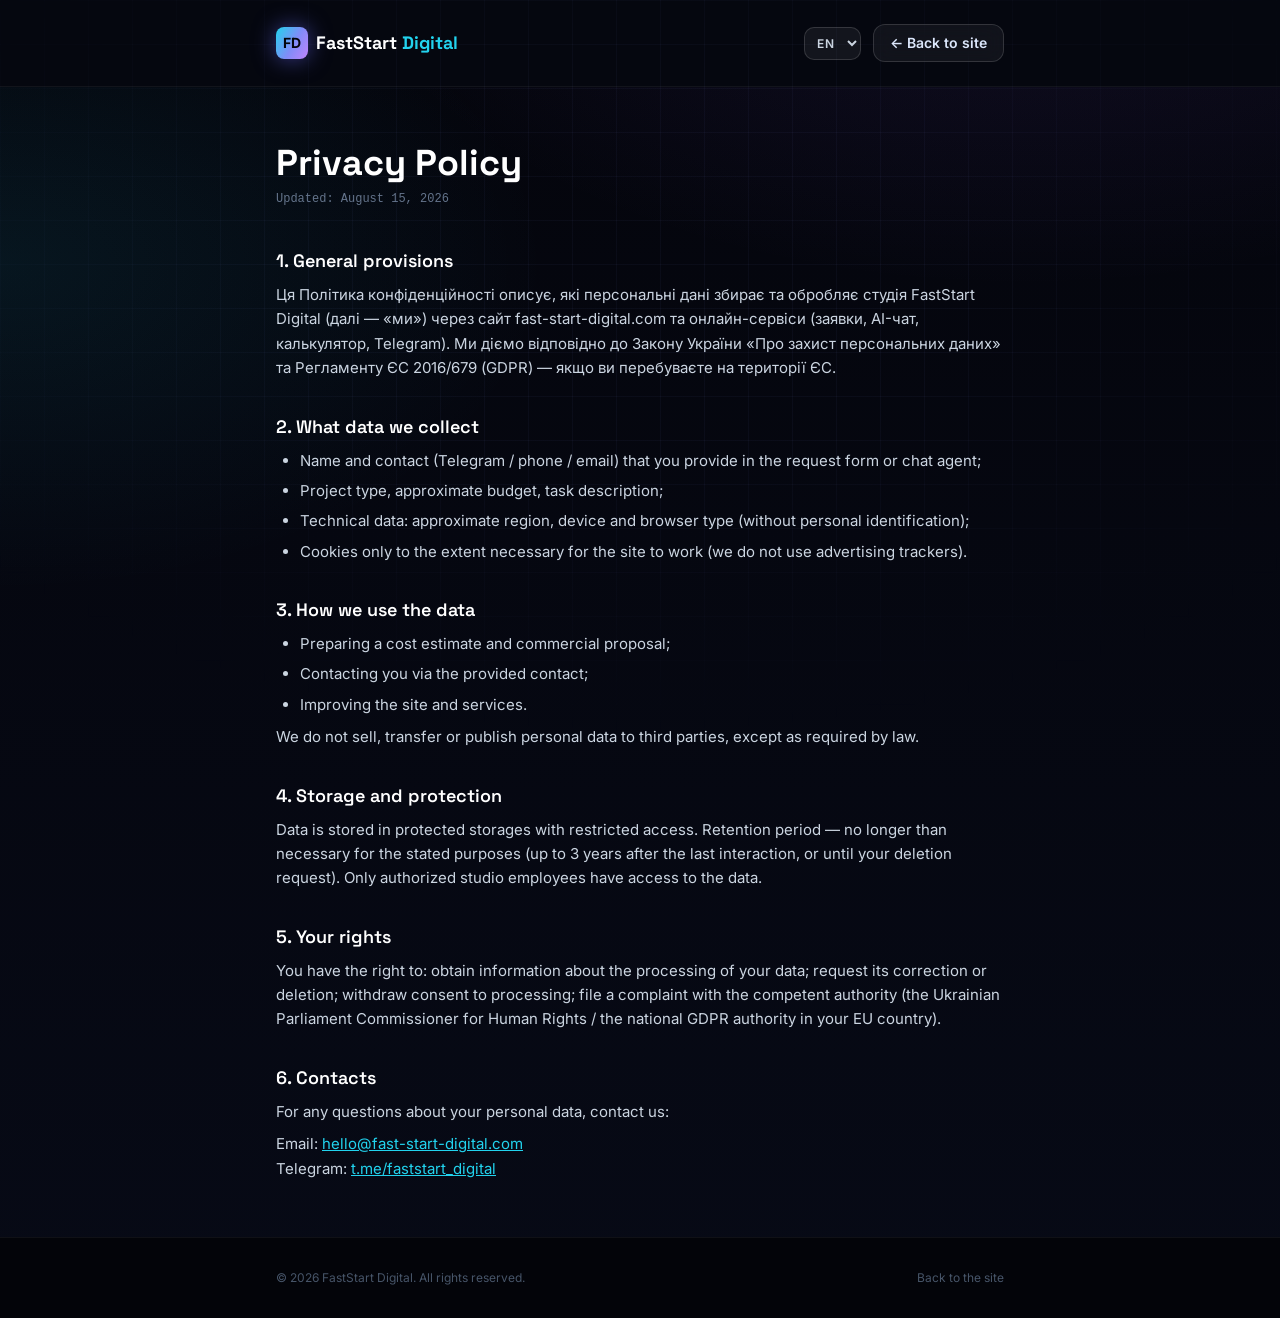
<file: privacy.html>
<!DOCTYPE html>
<html lang="uk" class="scroll-smooth">
<head>
  <meta charset="UTF-8" />
  <meta name="viewport" content="width=device-width, initial-scale=1.0" />
  <title>Політика конфіденційності — FastStart Digital</title>
  <meta name="description" content="Політика конфіденційності FastStart Digital: які дані ми збираємо, як їх обробляємо та зберігаємо. Відповідність GDPR та Закону України «Про захист персональних даних»." />
  <meta name="theme-color" content="#04050c" />
  <link rel="icon" type="image/svg+xml" href="/favicon.svg" />
  <link rel="preconnect" href="https://fonts.googleapis.com" />
  <link rel="preconnect" href="https://fonts.gstatic.com" crossorigin />
  <link href="https://fonts.googleapis.com/css2?family=Space+Grotesk:wght@400;500;600;700&family=Inter:wght@400;500;600&display=swap" rel="stylesheet" />
  <link rel="stylesheet" href="/css/tailwind.css?v=25" />
  <link rel="stylesheet" href="/css/style.css?v=36" />
  <script src="/js/i18n-a.js?v=1" defer></script>
  <script src="/js/i18n-b.js?v=1" defer></script>
  <script src="/js/i18n-c.js?v=1" defer></script>
  <script src="/js/i18n-d.js?v=8" defer></script>
  <script src="/js/i18n.js?v=3" defer></script>
</head>
<body class="bg-[#04050c] text-slate-200 antialiased">

  <header class="border-b border-white/5 bg-[#05070f]">
    <div class="max-w-3xl mx-auto px-5 py-6 flex items-center justify-between">
      <a href="/" class="flex items-center gap-2">
        <span class="logo-mark w-8 h-8 rounded-lg grid place-items-center font-bold text-[#04050c] text-sm">FD</span>
        <span class="font-display font-700 text-lg text-white">FastStart<span class="text-cyan-400"> Digital</span></span>
      </a>
      <div class="flex items-center gap-3" data-lang-host>
        <a href="/" class="cta-btn cta-ghost text-sm px-4 py-2">← На сайт</a>
      </div>
    </div>
  </header>

  <main class="max-w-3xl mx-auto px-5 py-14 leading-relaxed">
    <h1 class="font-display text-3xl sm:text-4xl font-bold text-white">Політика конфіденційності</h1>
    <p class="text-xs text-slate-500 mt-2 font-mono">Оновлено: 15 серпня 2026 року</p>

    <section class="mt-10 space-y-8 text-[15px] text-slate-300">
      <div>
        <h2 class="font-display text-lg font-semibold text-white mb-2">1. Загальні положення</h2>
        <p class="mt-1">Ця Політика конфіденційності описує, які персональні дані збирає та обробляє студія FastStart Digital (далі — «ми») через сайт fast-start-digital.com та онлайн-сервіси (заявки, AI-чат, калькулятор, Telegram). Ми діємо відповідно до Закону України «Про захист персональних даних» та Регламенту ЄС 2016/679 (GDPR) — якщо ви перебуваєте на території ЄС.</p>
      </div>

      <div>
        <h2 class="font-display text-lg font-semibold text-white mb-2">2. Які дані ми збираємо</h2>
        <ul class="mt-2 space-y-1.5 list-disc pl-6">
          <li>Ім'я, контакт (Telegram / телефон / email), які ви вказуєте у формі заявки або чат-агенті;</li>
          <li>Тип проєкту, орієнтовний бюджет, опис задачі;</li>
          <li>Технічні дані: приблизний регіон, тип пристрою та браузера (без ідентифікації особи);</li>
          <li>Файли cookie лише в обсязі, необхідному для роботи сайту (ми не використовуємо рекламні трекери).</li>
        </ul>
      </div>

      <div>
        <h2 class="font-display text-lg font-semibold text-white mb-2">3. Як ми використовуємо дані</h2>
        <ul class="mt-2 space-y-1.5 list-disc pl-6">
          <li>Підготовка розрахунку вартості та комерційної пропозиції;</li>
          <li>Зв'язок із вами за вказаним контактом;</li>
          <li>Покращення роботи сайту та сервісів.</li>
        </ul>
        <p class="mt-2">Ми не продаємо, не передаємо та не публікуємо персональні дані третім особам, за винятком випадків, передбачених законодавством.</p>
      </div>

      <div>
        <h2 class="font-display text-lg font-semibold text-white mb-2">4. Зберігання та захист</h2>
        <p class="mt-1">Дані зберігаються в захищених сховищах із обмеженим доступом. Строк зберігання — не довше, ніж це необхідно для виконання зазначених цілей (до 3 років після останньої взаємодії, або до вашого запиту на видалення). Доступ до даних мають лише уповноважені співробітники студії.</p>
      </div>

      <div>
        <h2 class="font-display text-lg font-semibold text-white mb-2">5. Ваші права</h2>
        <p class="mt-1">Ви маєте право: отримати інформацію про обробку ваших даних; вимагати їх виправлення або видалення; відкликати згоду на обробку; подати скаргу до уповноваженого органу (Уповноважений ВР України з прав людини / національний орган GDPR у вашій країні ЄС).</p>
      </div>

      <div>
        <h2 class="font-display text-lg font-semibold text-white mb-2">6. Контакти</h2>
        <p class="mt-1">З будь-яких питань щодо ваших персональних даних звертайтесь:</p>
        <p class="mt-2">Email: <a href="mailto:hello@fast-start-digital.com" class="text-cyan-400 underline">hello@fast-start-digital.com</a><br />
        Telegram: <a href="https://t.me/faststart_digital" target="_blank" rel="noopener noreferrer" class="text-cyan-400 underline">t.me/faststart_digital</a></p>
      </div>
    </section>
  </main>

  <footer class="border-t border-white/5 bg-[#030409] py-8">
    <div class="max-w-3xl mx-auto px-5 text-xs text-slate-600 flex flex-col sm:flex-row justify-between gap-2">
      <span>© 2026 FastStart Digital. Всі права захищено.</span>
      <a href="/" class="hover:text-slate-400">Повернутися на сайт</a>
    </div>
  </footer>

</body>
</html>
</file>
<file: css/style.css>
:root {
  --bg: #04050c;
  --bg-2: #070a16;
  --panel: rgba(255, 255, 255, 0.045);
  --panel-br: rgba(255, 255, 255, 0.09);
  --cyan: #22d3ee;
  --purple: #a78bfa;
  --violet: #8b5cf6;
  --text: #e6edf7;
  --muted: #8ea2bd;
  --grad: linear-gradient(120deg, #22d3ee 0%, #818cf8 55%, #c084fc 100%);
}

html { scroll-behavior: smooth; overflow-x: hidden; }
body { overflow-x: hidden; }

/* navbar logo: horizontal drag rotates (x→rotateY), tap scrolls to top */
.logo-cube {
  width: 40px;
  height: 40px;
  object-fit: contain;
  border-radius: 10px;
  background: rgba(255, 255, 255, 0.05);
  box-shadow: 0 0 0 1px rgba(255, 255, 255, 0.1);
  touch-action: pan-y;
  -webkit-user-drag: none;
  user-select: none;
  cursor: grab;
  will-change: transform;
}
.logo-cube.logo-dragging { cursor: grabbing; }

body {
  font-family: "Inter", system-ui, sans-serif;
  background:
    radial-gradient(1200px 700px at 80% -10%, rgba(139, 92, 246, 0.12), transparent 60%),
    radial-gradient(1000px 600px at 0% 20%, rgba(34, 211, 238, 0.08), transparent 55%),
    linear-gradient(var(--bg), var(--bg-2));
  background-color: var(--bg);
  min-height: 100vh;
}

/* cyber micro-grid overlay */
body::before {
  content: "";
  position: fixed;
  inset: 0;
  pointer-events: none;
  z-index: 0;
  background-image:
    linear-gradient(rgba(148, 163, 255, 0.045) 1px, transparent 1px),
    linear-gradient(90deg, rgba(148, 163, 255, 0.045) 1px, transparent 1px);
  background-size: 44px 44px;
  mask-image: radial-gradient(ellipse 90% 70% at 50% 30%, black 30%, transparent 75%);
  -webkit-mask-image: radial-gradient(ellipse 90% 70% at 50% 30%, black 30%, transparent 75%);
}

::selection { background: rgba(34, 211, 238, 0.35); color: #fff; }
::-webkit-scrollbar { width: 9px; }
::-webkit-scrollbar-track { background: #05060f; }
::-webkit-scrollbar-thumb { background: #1e293b; border-radius: 8px; }
::-webkit-scrollbar-thumb:hover { background: #2e3a55; }

.font-display { font-family: "Space Grotesk", sans-serif; }
.font-mono { font-family: "JetBrains Mono", monospace; }
.font-700 { font-weight: 700; }

/* ---------- glass ---------- */
.glass {
  background: var(--panel);
  border: 1px solid var(--panel-br);
  backdrop-filter: blur(14px);
  -webkit-backdrop-filter: blur(14px);
}
.glass-nav {
  margin-top: 10px;
  border-radius: 16px;
  background: rgba(7, 9, 20, 0.6);
  border: 1px solid rgba(255, 255, 255, 0.08);
  backdrop-filter: blur(18px);
  -webkit-backdrop-filter: blur(18px);
}
@media (max-width: 640px) {
  .glass-nav { width: calc(100vw - 20px); max-width: 100%; }
}
.header-scrolled .glass-nav {
  background: rgba(5, 7, 16, 0.85);
  box-shadow: 0 18px 50px -20px rgba(0, 0, 0, 0.8);
}

.logo-mark {
  background: var(--grad);
  box-shadow: 0 0 22px rgba(99, 102, 241, 0.55);
}

.nav-link {
  padding: 8px 14px;
  border-radius: 10px;
  color: var(--muted);
  transition: color 0.2s, background 0.2s;
}
.nav-link:hover { color: #fff; background: rgba(255, 255, 255, 0.06); }

/* ---------- buttons ---------- */
.cta-btn {
  display: inline-flex;
  align-items: center;
  justify-content: center;
  gap: 8px;
  border-radius: 12px;
  font-weight: 600;
  transition: transform 0.2s, box-shadow 0.25s, background 0.25s, border-color 0.25s;
  white-space: nowrap;
  max-width: 100%;
}
@media (max-width: 420px) {
  .cta-btn { white-space: normal; }
  .cta-btn svg { flex: none; }
}
.cta-primary {
  color: #04050c;
  background: var(--grad);
  box-shadow: 0 10px 34px -8px rgba(99, 102, 241, 0.65);
}
.cta-primary:hover { transform: translateY(-2px); box-shadow: 0 16px 44px -8px rgba(99, 102, 241, 0.85); }
.cta-ghost {
  color: #dbe6fb;
  background: rgba(255, 255, 255, 0.05);
  border: 1px solid rgba(255, 255, 255, 0.14);
  backdrop-filter: blur(10px);
}
.cta-ghost:hover { border-color: rgba(34, 211, 238, 0.6); background: rgba(34, 211, 238, 0.08); transform: translateY(-2px); }
.cta-xl { padding: 15px 28px; font-size: 15px; }

.pulse-dot { animation: pulse 2s ease-in-out infinite; }
@keyframes pulse { 0%,100% { opacity: 1; transform: scale(1);} 50% { opacity: 0.55; transform: scale(0.8);} }

/* ---------- hero ---------- */
.hero-glow {
  background: radial-gradient(closest-side, rgba(99, 102, 241, 0.5), rgba(34, 211, 238, 0.25), transparent);
  filter: blur(40px);
  pointer-events: none;
}
#hero-canvas { display: block; }

.text-gradient {
  background: var(--grad);
  -webkit-background-clip: text;
  background-clip: text;
  color: transparent;
}
.text-gradient-paint {
  background: linear-gradient(120deg, #22d3ee, #a78bfa, #f472b6);
  -webkit-background-clip: text;
  background-clip: text;
  color: transparent;
}

.rotator-wrap { display: inline-flex; align-items: baseline; }
#rotator { transition: opacity 0.25s; }
.caret {
  margin-left: 4px;
  color: var(--cyan);
  animation: blink 0.9s steps(1) infinite;
  font-weight: 400;
}
@keyframes blink { 50% { opacity: 0; } }

.stat-glass {
  padding: 14px 16px;
  border-radius: 14px;
  background: rgba(255, 255, 255, 0.04);
  border: 1px solid rgba(255, 255, 255, 0.08);
  backdrop-filter: blur(8px);
}
.stat-num {
  font-size: 28px;
  font-weight: 700;
  background: var(--grad);
  -webkit-background-clip: text;
  background-clip: text;
  color: transparent;
}
.stat-label { font-size: 12px; color: var(--muted); margin-top: 2px; }

/* ---------- marquee ---------- */
.marquee { mask-image: linear-gradient(90deg, transparent, black 12%, black 88%, transparent); }
.marquee-track { animation: marquee 32s linear infinite; width: max-content; }
@keyframes marquee { to { transform: translateX(-50%); } }

/* ---------- sections ---------- */
.eyebrow {
  font-family: "JetBrains Mono", monospace;
  font-size: 12px;
  letter-spacing: 0.28em;
  color: var(--cyan);
  text-transform: uppercase;
}

.service-card {
  border-radius: 20px;
  padding: 30px 28px;
  background: linear-gradient(180deg, rgba(255,255,255,0.05), rgba(255,255,255,0.015));
  border: 1px solid rgba(255, 255, 255, 0.08);
  transition: transform 0.3s, border-color 0.3s, box-shadow 0.3s;
  position: relative;
  overflow: hidden;
}
.service-card::before {
  content: "";
  position: absolute;
  inset: 0 0 auto 0;
  height: 2px;
  background: var(--grad);
  opacity: 0;
  transition: opacity 0.3s;
}
.service-card:hover { transform: translateY(-6px); border-color: rgba(34, 211, 238, 0.35); box-shadow: 0 30px 70px -30px rgba(34, 211, 238, 0.25); }
.service-card:hover::before { opacity: 1; }
.service-icon {
  width: 52px; height: 52px;
  display: grid; place-items: center;
  border-radius: 14px;
  color: var(--cyan);
  background: rgba(34, 211, 238, 0.1);
  border: 1px solid rgba(34, 211, 238, 0.25);
  box-shadow: inset 0 0 24px rgba(34, 211, 238, 0.12);
}

.check-li { display: flex; gap: 10px; align-items: flex-start; }
.check-li::before {
  content: "";
  flex: none;
  width: 16px; height: 16px;
  margin-top: 1px;
  border-radius: 50%;
  background: rgba(34, 211, 238, 0.15);
  border: 1px solid rgba(34, 211, 238, 0.5);
  background-image: radial-gradient(circle at center, #22d3ee 0 2.5px, transparent 3px);
  background-position: center;
  background-repeat: no-repeat;
}

/* ---------- AR cards ---------- */
.ar-card {
  border-radius: 18px;
  overflow: hidden;
  background: rgba(255, 255, 255, 0.03);
  border: 1px solid rgba(255, 255, 255, 0.09);
  transition: transform 0.3s, border-color 0.3s;
}
.ar-card:hover { transform: translateY(-5px); border-color: rgba(167, 139, 250, 0.5); }
.ar-card model-viewer {
  width: 100%;
  height: 260px;
  background:
    radial-gradient(340px 180px at 50% 40%, rgba(99, 102, 241, 0.16), transparent 70%),
    #05070f;
  --poster-color: transparent;
}
.ar-btn {
  position: absolute;
  bottom: 10px;
  left: 50%;
  transform: translateX(-50%);
  display: inline-flex;
  align-items: center;
  gap: 8px;
  padding: 10px 18px;
  border-radius: 12px;
  font-size: 13px;
  font-weight: 600;
  color: #04050c;
  background: var(--grad);
  border: none;
  cursor: pointer;
  box-shadow: 0 10px 30px -6px rgba(99,102,241,.7);
  transition: transform 0.2s;
}
.ar-btn:hover { transform: translateX(-50%) translateY(-2px); }
.ar-card .ar-info { padding: 14px 16px; }
.ar-note { font-family: "JetBrains Mono", monospace; font-size: 10px; letter-spacing: 0.08em; color: var(--muted); }
.ar-cta-btn {
  display: flex;
  align-items: center;
  justify-content: center;
  gap: 8px;
  width: calc(100% - 24px);
  margin: 0 auto 4px;
  padding: 12px 18px;
  border-radius: 12px;
  font-size: 13px;
  font-weight: 600;
  color: #dbe6fb;
  background: rgba(34, 211, 238, 0.08);
  border: 1px solid rgba(34, 211, 238, 0.35);
  cursor: pointer;
  transition: transform 0.2s, background 0.2s, border-color 0.2s;
}
.ar-cta-btn:hover {
  transform: translateY(-2px);
  background: rgba(34, 211, 238, 0.16);
  border-color: rgba(34, 211, 238, 0.65);
}
.ar-model-fallback {
  display: grid;
  place-items: center;
  text-align: center;
  width: 100%;
  height: 260px;
  padding: 20px;
  background:
    radial-gradient(340px 180px at 50% 40%, rgba(99, 102, 241, 0.16), transparent 70%),
    #05070f;
}
#ar-hint {
  display: flex;
  justify-content: center;
}
#ar-hint .ar-hint-box {
  display: flex;
  align-items: center;
  justify-content: center;
  flex-wrap: wrap;
  text-align: center;
  max-width: 100%;
  min-width: 0;
  gap: 10px;
  padding: 12px 20px;
  border-radius: 14px;
  font-size: 13px;
  color: #eef4ff;
  background: rgba(139, 92, 246, 0.12);
  border: 1px solid rgba(139, 92, 246, 0.4);
}
@media (max-width: 420px) {
  #ar-hint .ar-hint-box { gap: 6px; padding: 10px 12px; font-size: 12px; }
}

.step-chip {
  display: flex; align-items: center; gap: 12px;
  min-width: 0;
  padding: 14px 18px;
  border-radius: 14px;
  background: rgba(255,255,255,0.04);
  border: 1px solid rgba(255,255,255,0.08);
  font-weight: 500;
  color: #cfe1f8;
}
.step-chip > *:not(.step-num) { min-width: 0; overflow-wrap: break-word; }
.step-num {
  width: 26px; height: 26px;
  flex: none;
  display: grid; place-items: center;
  border-radius: 9px;
  font-family: "JetBrains Mono", monospace;
  font-size: 12px;
  color: var(--cyan);
  background: rgba(34, 211, 238, 0.12);
  border: 1px solid rgba(34, 211, 238, 0.4);
}

/* ---------- tools ---------- */
.tool-panel {
  border-radius: 20px;
  background: rgba(255, 255, 255, 0.035);
  border: 1px solid rgba(255, 255, 255, 0.09);
  overflow: hidden;
}
.status-badge {
  display: inline-flex; align-items: center; gap: 7px;
  font-family: "JetBrains Mono", monospace;
  font-size: 11px;
  color: #6ee7b7;
  padding: 5px 11px;
  border-radius: 999px;
  background: rgba(16, 185, 129, 0.1);
  border: 1px solid rgba(16, 185, 129, 0.3);
}
.tool-card {
  padding: 22px 24px;
  border-radius: 20px;
  background: rgba(255,255,255,0.035);
  border: 1px solid rgba(255, 255, 255, 0.09);
  transition: border-color 0.3s;
}

/* ---------- live bot terminal ---------- */
.bot-term {
  height: 420px;
  overflow-y: auto;
  background: #02050a;
  padding: 16px 18px;
  font-family: "JetBrains Mono", monospace;
  font-size: 12.5px;
  line-height: 1.65;
  scrollbar-width: thin;
  scrollbar-color: rgba(52, 211, 153, 0.35) transparent;
}
.bot-term::-webkit-scrollbar { width: 8px; }
.bot-term::-webkit-scrollbar-thumb { background: rgba(52, 211, 153, 0.3); border-radius: 4px; }
#bot-term.bot-online::after {
  content: "▊";
  color: #34d399;
  animation: bot-blink 1s steps(1) infinite;
  margin-left: 2px;
}
@keyframes bot-blink { 50% { opacity: 0; } }
.bot-term-line { white-space: pre-wrap; word-break: break-word; color: #a7f3d0; }
.bot-term-dim { color: #475569; }
.bot-term .t-ok   { color: #34d399; }
.bot-term .t-warn { color: #fbbf24; }
.bot-term .t-err  { color: #f87171; }
.bot-term .t-cyan { color: #22d3ee; }
.bot-term .t-bold { color: #e2e8f0; font-weight: 600; }
.tool-card:hover { border-color: rgba(34, 211, 238, 0.3); }
.tool-card-head { display: flex; align-items: center; justify-content: space-between; }
.tool-tag {
  font-size: 10px; font-family: "JetBrains Mono", monospace;
  letter-spacing: 0.1em; text-transform: uppercase;
  color: #c4b5fd;
  padding: 4px 9px;
  border-radius: 999px;
  background: rgba(167, 139, 250, 0.12);
  border: 1px solid rgba(167, 139, 250, 0.35);
}

.field-label { display: block; font-size: 12px; color: var(--muted); margin-bottom: 7px; letter-spacing: 0.04em; }
.range {
  width: 100%;
  max-width: 100%;
  appearance: none;
  -webkit-appearance: none;
  height: 6px;
  border-radius: 999px;
  background: linear-gradient(90deg, rgba(34,211,238,0.5), rgba(139,92,246,0.5));
  outline: none;
}
.range::-webkit-slider-thumb {
  appearance: none; -webkit-appearance: none;
  width: 18px; height: 18px;
  border-radius: 50%;
  background: #fff;
  border: 3px solid var(--cyan);
  box-shadow: 0 0 16px rgba(34, 211, 238, 0.8);
  cursor: pointer;
}
.seg-control { display: flex; gap: 8px; flex-wrap: wrap; }
.seg-control button {
  padding: 8px 16px;
  border-radius: 10px;
  font-family: "JetBrains Mono", monospace;
  font-size: 13px;
  color: var(--muted);
  background: rgba(255,255,255,0.045);
  border: 1px solid rgba(255,255,255,0.1);
  cursor: pointer;
  transition: all 0.2s;
}
.seg-control button:hover { color: #fff; }
.seg-control button.active {
  color: #04050c;
  background: var(--grad);
  border-color: transparent;
  font-weight: 700;
}
.metric {
  padding: 12px 8px;
  border-radius: 12px;
  background: rgba(255,255,255,0.04);
  border: 1px solid rgba(255,255,255,0.08);
}
.metric-k { font-family: "JetBrains Mono", monospace; font-size: 16px; font-weight: 600; color: #fff; }
.metric-v { font-size: 10.5px; color: var(--muted); margin-top: 3px; }
.status-pill {
  display: inline-flex; align-items: center; gap: 8px;
  font-family: "JetBrains Mono", monospace;
  font-size: 12px;
  padding: 8px 14px;
  border-radius: 999px;
}
.status-ok { color: #6ee7b7; background: rgba(16,185,129,0.1); border: 1px solid rgba(16,185,129,0.35); }
.status-fail { color: #fda4af; background: rgba(244,63,94,0.1); border: 1px solid rgba(244,63,94,0.35); }
.status-wait { color: #fbbf24; background: rgba(245,158,11,0.1); border: 1px solid rgba(245,158,11,0.35); }

/* ---------- process ---------- */
.step-card {
  border-radius: 18px;
  padding: 24px 22px;
  background: rgba(255,255,255,0.03);
  border: 1px solid rgba(255,255,255,0.08);
  transition: border-color 0.3s, transform 0.3s;
}
.step-card:hover { border-color: rgba(34, 211, 238, 0.4); transform: translateY(-4px); }
.step-big-num {
  font-family: "Space Grotesk", sans-serif;
  font-size: 40px; font-weight: 700;
  background: var(--grad);
  -webkit-background-clip: text; background-clip: text; color: transparent;
  opacity: 0.85;
}

/* ---------- pricing ---------- */
.price-card {
  position: relative;
  border-radius: 22px;
  padding: 30px 28px;
  background: rgba(255,255,255,0.03);
  border: 1px solid rgba(255,255,255,0.09);
  transition: transform 0.3s, border-color 0.3s;
}
.price-card:hover { transform: translateY(-5px); }
.price-hot {
  border-color: rgba(99, 102, 241, 0.55);
  background: linear-gradient(180deg, rgba(99,102,241,0.12), rgba(255,255,255,0.02));
  box-shadow: 0 30px 80px -30px rgba(99, 102, 241, 0.45);
}
.hot-ribbon {
  position: absolute;
  top: -12px; left: 24px;
  padding: 5px 14px;
  border-radius: 999px;
  font-size: 11px; font-weight: 700; letter-spacing: 0.14em;
  color: #04050c;
  background: var(--grad);
}
.price-name { font-family: "JetBrains Mono", monospace; font-size: 12px; letter-spacing: 0.2em; color: var(--cyan); text-transform: uppercase; }
.price-value { font-family: "Space Grotesk", sans-serif; font-size: 34px; font-weight: 700; color: #fff; margin-top: 10px; }

/* ---------- reviews ---------- */
.review-card {
  border-radius: 20px;
  padding: 26px 26px;
  background: rgba(255,255,255,0.03);
  border: 1px solid rgba(255,255,255,0.08);
  transition: border-color 0.3s;
}
.review-card:hover { border-color: rgba(167,139,250,0.4); }
.stars { color: #fbbf24; letter-spacing: 3px; font-size: 15px; }
.avatar {
  width: 40px; height: 40px;
  flex: none;
  display: grid; place-items: center;
  border-radius: 12px;
  font-size: 13px; font-weight: 700; color: #04050c;
  background: var(--grad);
}

/* ---------- lead form ---------- */
.glass-card {
  padding: 32px;
  border-radius: 24px;
  background: rgba(255,255,255,0.05);
  border: 1px solid rgba(255,255,255,0.12);
  backdrop-filter: blur(18px);
  box-shadow: 0 50px 120px -40px rgba(0,0,0,0.7);
}
.field {
  width: 100%;
  max-width: 100%;
  box-sizing: border-box;
  min-width: 0;
  padding: 12px 15px;
  border-radius: 12px;
  font-size: 14px;
  color: #eef4ff;
  background: rgba(2, 4, 12, 0.55);
  border: 1px solid rgba(255,255,255,0.12);
  outline: none;
  transition: border-color 0.2s, box-shadow 0.2s;
}
.field:focus {
  border-color: rgba(34, 211, 238, 0.7);
  box-shadow: 0 0 0 4px rgba(34, 211, 238, 0.12);
}
.field::placeholder { color: #5b6b84; }
select.field option { background: #0a0d1c; color: #eef4ff; }
.hp-wrap {
  position: absolute;
  left: -9999px;
  top: -9999px;
  width: 1px;
  height: 1px;
  overflow: hidden;
}
.hp-label { display: none; }
.channel-pills { display: flex; flex-wrap: wrap; gap: 8px; }
.channel-pill {
  position: relative;
  cursor: pointer;
}
.channel-pill input {
  position: absolute;
  inset: 0;
  opacity: 0;
  cursor: pointer;
}
.channel-pill span {
  display: inline-flex;
  align-items: center;
  gap: 6px;
  padding: 8px 13px;
  border-radius: 999px;
  font-size: 13px;
  color: var(--muted);
  background: rgba(2, 4, 12, 0.55);
  border: 1px solid rgba(255,255,255,0.12);
  transition: all 0.2s;
  user-select: none;
}
.channel-pill input:checked + span {
  color: #22d3ee;
  border-color: rgba(34, 211, 238, 0.6);
  background: rgba(34, 211, 238, 0.1);
  box-shadow: 0 0 0 3px rgba(34, 211, 238, 0.12);
}
.channel-pill:hover span { border-color: rgba(255,255,255,0.3); }
.contact-line { display: flex; align-items: center; gap: 12px; color: var(--muted); }
.success-box {
  display: flex; align-items: center; gap: 10px;
  margin-top: 16px;
  padding: 14px 16px;
  border-radius: 12px;
  color: #6ee7b7;
  background: rgba(16,185,129,0.1);
  border: 1px solid rgba(16,185,129,0.35);
  font-size: 14px;
}
.error-box {
  margin-top: 14px;
  padding: 12px 16px;
  border-radius: 12px;
  color: #fda4af;
  background: rgba(244,63,94,0.1);
  border: 1px solid rgba(244,63,94,0.35);
  font-size: 14px;
  line-height: 1.5;
}

.social-chip {
  padding: 9px 16px;
  border-radius: 12px;
  font-size: 13px;
  color: var(--muted);
  background: rgba(255,255,255,0.04);
  border: 1px solid rgba(255,255,255,0.09);
  transition: all 0.2s;
}
.social-chip:hover { color: #fff; border-color: rgba(34,211,238,0.5); }

/* ---------- reveal ---------- */
.reveal { opacity: 0; transform: translateY(26px); transition: opacity 0.7s ease, transform 0.7s ease; }
.reveal.d1 { transition-delay: 0.08s; }
.reveal.d2 { transition-delay: 0.16s; }
.reveal.d3 { transition-delay: 0.24s; }
.reveal.d4 { transition-delay: 0.32s; }
.reveal.in-view { opacity: 1; transform: none; }

/* ---------- chat widget ---------- */
#chat-root { position: fixed; z-index: 90; right: 22px; bottom: 22px; }
.chat-fab {
  width: 62px; height: 62px;
  border-radius: 20px;
  border: none;
  cursor: pointer;
  color: #04050c;
  background: var(--grad);
  box-shadow: 0 16px 44px -8px rgba(99,102,241,0.75);
  display: grid; place-items: center;
  transition: transform 0.2s;
}
.chat-fab:hover { transform: scale(1.06); }
.chat-fab svg { width: 28px; height: 28px; }
.chat-fab .chat-badge {
  position: absolute; top: -4px; right: -4px;
  min-width: 22px; height: 22px;
  padding: 0 5px;
  border-radius: 999px;
  display: grid; place-items: center;
  font-size: 12px; font-weight: 700; color: #fff;
  background: #f43f5e;
  border: 2px solid #04050c;
}
.chat-panel.hidden { display: none; }
.chat-panel {
  position: fixed;
  right: 22px; bottom: 96px;
  width: min(380px, calc(100vw - 44px));
  height: min(560px, calc(100vh - 130px));
  border-radius: 22px;
  overflow: hidden;
  display: flex;
  flex-direction: column;
  background: rgba(6, 9, 20, 0.92);
  border: 1px solid rgba(255,255,255,0.14);
  backdrop-filter: blur(22px);
  box-shadow: 0 40px 100px -20px rgba(0,0,0,0.85);
  transform-origin: bottom right;
  animation: chatIn 0.28s cubic-bezier(0.2, 0.9, 0.3, 1.2);
}
@keyframes chatIn { from { opacity: 0; transform: translateY(30px) scale(0.94); } }
.chat-head {
  display: flex; align-items: center; gap: 12px;
  padding: 14px 16px;
  background: linear-gradient(120deg, rgba(34,211,238,0.14), rgba(139,92,246,0.16));
  border-bottom: 1px solid rgba(255,255,255,0.08);
}
.chat-avatar {
  width: 40px; height: 40px; flex: none;
  border-radius: 12px;
  display: grid; place-items: center;
  color: #04050c; font-weight: 700; font-size: 15px;
  background: var(--grad);
}
.chat-online { font-size: 11px; color: #6ee7b7; font-family: "JetBrains Mono", monospace; }
.chat-close {
  margin-left: auto;
  padding: 7px;
  border-radius: 9px;
  background: rgba(255,255,255,0.07);
  border: 1px solid rgba(255,255,255,0.1);
  color: var(--muted);
  cursor: pointer;
}
.chat-close:hover { color: #fff; }
.chat-body {
  flex: 1;
  overflow-y: auto;
  padding: 16px;
  display: flex;
  flex-direction: column;
  gap: 12px;
  scrollbar-width: thin;
}
.msg {
  max-width: 84%;
  padding: 10px 14px;
  border-radius: 14px;
  font-size: 13.5px;
  line-height: 1.5;
  animation: msgIn 0.25s ease;
}
@keyframes msgIn { from { opacity: 0; transform: translateY(8px); } }
.msg-bot {
  align-self: flex-start;
  background: rgba(255,255,255,0.06);
  border: 1px solid rgba(255,255,255,0.09);
  border-bottom-left-radius: 5px;
  color: #dbe6fb;
}
.msg-user {
  align-self: flex-end;
  background: linear-gradient(120deg, rgba(34,211,238,0.25), rgba(139,92,246,0.25));
  border: 1px solid rgba(139,92,246,0.35);
  border-bottom-right-radius: 5px;
  color: #f2f7ff;
}
.msg-typing { display: flex; gap: 5px; padding: 12px 16px; }
.msg-typing span {
  width: 7px; height: 7px;
  border-radius: 50%;
  background: var(--cyan);
  animation: typing 1.2s infinite;
}
.msg-typing span:nth-child(2) { animation-delay: 0.18s; }
.msg-typing span:nth-child(3) { animation-delay: 0.36s; }
@keyframes typing { 0%,100% { opacity: 0.25; transform: translateY(0);} 50% { opacity: 1; transform: translateY(-4px);} }
.chat-chips { display: flex; flex-wrap: wrap; gap: 7px; padding: 0 16px 4px; }
.chat-chip {
  padding: 7px 12px;
  border-radius: 999px;
  font-size: 12px;
  color: var(--cyan);
  background: rgba(34,211,238,0.09);
  border: 1px solid rgba(34,211,238,0.35);
  cursor: pointer;
  transition: all 0.2s;
}
.chat-chip:hover { background: rgba(34,211,238,0.18); }
.chat-input {
  display: flex; gap: 9px;
  padding: 12px;
  border-top: 1px solid rgba(255,255,255,0.08);
}
.chat-input input {
  flex: 1;
  padding: 11px 14px;
  border-radius: 12px;
  font-size: 13.5px;
  color: #eef4ff;
  background: rgba(255,255,255,0.05);
  border: 1px solid rgba(255,255,255,0.12);
  outline: none;
}
.chat-input input:focus { border-color: rgba(34,211,238,0.6); }
.chat-send {
  padding: 0 16px;
  border-radius: 12px;
  border: none;
  cursor: pointer;
  color: #04050c;
  background: var(--grad);
  font-weight: 700;
}
.chat-note {
  padding: 7px 16px;
  font-size: 10.5px;
  color: #55647c;
  text-align: center;
  font-family: "JetBrains Mono", monospace;
}

@media (max-width: 640px) {
  .cta-xl { padding: 13px 20px; font-size: 14px; }
  .chat-panel { right: 12px; bottom: 88px; width: calc(100vw - 24px); height: calc(100vh - 120px); }
  #chat-root { right: 14px; bottom: 14px; }
  .glass-nav { margin-top: 6px; }
  nav { height: 60px; }
  .logo-mark { width: 34px; height: 34px; }
  header .font-display.text-lg { font-size: 15px; }
  .hero-min-h { min-height: 92vh; }
  header .cta-btn.text-sm { padding: 9px 12px; font-size: 12.5px; }
  .section-head h2 { word-break: break-word; }
  .metric-k { font-size: 14px; }
  .field { font-size: 15px; }
  #quote-svg { min-height: 150px; }
  .price-card { padding: 20px; }
  .step-chip { padding: 12px 14px; gap: 10px; }
  .ar-card model-viewer, .ar-model-holder model-viewer { height: 220px; }
  .ar-model-fallback { height: 220px; }
  .chat-avatar { width: 36px; height: 36px; }
}

@media (max-width: 420px) {
  header .font-display.text-lg { font-size: 13.5px; }
  header .cta-primary.text-sm { padding: 9px 10px; }
  .hero-pad { padding-top: 96px; }
  .ar-hint-box { font-size: 12px; padding: 10px 14px; }
}

@media (max-width: 470px) {
  .marquee-track { gap: 24px; }
}

@media (min-width: 641px) {
  .chat-fab { display: grid; }
}

.case-card {
  background: rgba(255,255,255,0.03);
  border: 1px solid rgba(255,255,255,0.08);
  border-radius: 20px;
  padding: 26px;
  transition: transform 0.3s, border-color 0.3s, background 0.3s;
}
.case-card:hover {
  transform: translateY(-6px);
  border-color: rgba(34,211,238,0.4);
  background: rgba(34,211,238,0.04);
}
.case-tag {
  font-family: "JetBrains Mono", monospace;
  font-size: 10.5px;
  letter-spacing: 0.14em;
  color: var(--cyan);
  background: rgba(34,211,238,0.09);
  border: 1px solid rgba(34,211,238,0.25);
  padding: 5px 10px;
  border-radius: 999px;
}
.case-year {
  font-family: "JetBrains Mono", monospace;
  font-size: 12px;
  color: #55647c;
}
.case-row {
  display: grid;
  grid-template-columns: 64px 1fr;
  gap: 10px;
}
.case-row-label {
  font-family: "JetBrains Mono", monospace;
  font-size: 11px;
  color: #7b8ba5;
  padding-top: 2px;
}
.case-stats {
  display: grid;
  grid-template-columns: 1fr 1fr;
  gap: 16px;
  margin-top: 20px;
  padding-top: 18px;
  border-top: 1px solid rgba(255,255,255,0.07);
}
.case-stat .text-gradient { font-size: 1.6rem; line-height: 1.1; }

@media (max-width: 640px) {
  .case-card { padding: 20px; }
  .case-row { grid-template-columns: 56px 1fr; }
}
/* ==== AI Universe ==== */
.uni-canvas-box canvas {
  width: 100%;
  height: auto;
  display: block;
  background: #05070f;
  border: 1px solid rgba(255,255,255,0.06);
  border-radius: 12px;
}
.uni-chart {
  width: 100%;
  height: 56px;
  display: block;
  background: #05070f;
  border: 1px solid rgba(255,255,255,0.06);
  border-radius: 8px;
}
.uni-select {
  background: #0a0f1c;
  border: 1px solid rgba(255,255,255,0.12);
  color: #cbd5e1;
  font-size: 12px;
  font-family: "JetBrains Mono", monospace;
  padding: 3px 6px;
  border-radius: 8px;
}
.uni-skill {
  display: flex;
  gap: 8px;
  align-items: center;
  font-size: 13px;
  color: #94a3b8;
  padding: 7px 10px;
  border: 1px solid rgba(255,255,255,0.06);
  border-radius: 8px;
  background: rgba(0,0,0,0.25);
}
.uni-skill-ok { color: #34d399; font-weight: 600; }
.uni-skill-in { animation: uniSkillIn 0.45s ease; }
@keyframes uniSkillIn {
  from { opacity: 0; transform: translateX(-8px); }
  to { opacity: 1; transform: none; }
}
.uni-flash { animation: uniFlash 0.9s ease; }
@keyframes uniFlash {
  0% { color: #67e8f9; text-shadow: 0 0 12px rgba(34,211,238,0.7); }
  100% { color: inherit; text-shadow: none; }
}

/* language switcher */
.lang-switch {
  background: rgba(255, 255, 255, 0.06);
  border: 1px solid rgba(255, 255, 255, 0.14);
  color: #cbd5e1;
  border-radius: 10px;
  font-size: 12px;
  font-weight: 600;
  letter-spacing: 0.06em;
  padding: 7px 8px;
  cursor: pointer;
  outline: none;
  transition: border-color 0.2s, background 0.2s;
}
.lang-switch:hover { border-color: rgba(34, 211, 238, 0.5); background: rgba(255, 255, 255, 0.09); }
.lang-switch option { background: #0b1020; color: #e2e8f0; }

/* admin auth chip */
.fsd-auth { display: inline-flex; align-items: center; gap: 8px; }
.fsd-av {
  width: 26px; height: 26px; border-radius: 50%; object-fit: cover;
  display: inline-flex; align-items: center; justify-content: center;
  background: linear-gradient(135deg, rgba(34,211,238,0.25), rgba(99,102,241,0.25));
  color: #e2e8f0; font-size: 12px; font-weight: 700; border: 1px solid rgba(34,211,238,0.4);
  flex: none;
}
.fsd-auth-name {
  max-width: 120px; overflow: hidden; text-overflow: ellipsis; white-space: nowrap;
  font-size: 12px; font-weight: 600; color: #cbd5e1;
}
.fsd-auth-btn {
  background: rgba(255, 255, 255, 0.06);
  border: 1px solid rgba(255, 255, 255, 0.14);
  color: #cbd5e1;
  border-radius: 10px;
  font-size: 12px;
  font-weight: 600;
  padding: 7px 10px;
  cursor: pointer;
  transition: border-color 0.2s, background 0.2s, color 0.2s;
  font-family: inherit;
}
.fsd-auth-btn:hover { border-color: rgba(34, 211, 238, 0.5); background: rgba(255, 255, 255, 0.09); color: #e2e8f0; }
a.fsd-auth-btn { text-decoration: none; display: inline-block; }
a.fsd-login { border-color: rgba(34, 211, 238, 0.45); color: #67e8f9; }
.fsd-auth-note {
  display: inline-flex; align-items: center; gap: 6px;
  font-size: 12px; font-weight: 600; color: #fda4af;
  background: rgba(251, 113, 133, 0.08); border: 1px solid rgba(251, 113, 133, 0.3);
  padding: 6px 10px; border-radius: 10px;
}
.fsd-auth-note-ok { color: #6ee7b7; background: rgba(52, 211, 153, 0.08); border-color: rgba(52, 211, 153, 0.3); }

/* account dropdown */
.fsd-acc {
  display: inline-flex; align-items: center; gap: 8px;
  background: rgba(255, 255, 255, 0.06);
  border: 1px solid rgba(255, 255, 255, 0.14);
  color: #cbd5e1; border-radius: 12px;
  padding: 4px 10px 4px 4px; cursor: pointer;
  font-family: inherit; font-size: 12px; font-weight: 600;
  transition: border-color 0.2s, background 0.2s;
}
.fsd-acc:hover { border-color: rgba(34, 211, 238, 0.5); background: rgba(255, 255, 255, 0.09); }
.fsd-caret { color: #94a3b8; transition: transform 0.2s; }
.fsd-acc[aria-expanded="true"] .fsd-caret { transform: rotate(180deg); }
.fsd-menu {
  position: absolute; right: 0; top: calc(100% + 8px);
  min-width: 200px; z-index: 400;
  background: #0b1020; border: 1px solid rgba(255, 255, 255, 0.12);
  border-radius: 14px; padding: 6px;
  box-shadow: 0 18px 44px rgba(0, 0, 0, 0.55);
  animation: fsdMenuIn 0.16s ease;
}
@keyframes fsdMenuIn { from { opacity: 0; transform: translateY(-4px); } to { opacity: 1; transform: none; } }
.fsd-discount {
  display: flex; align-items: center; gap: 8px;
  background: rgba(251, 191, 36, 0.08);
  border: 1px solid rgba(251, 191, 36, 0.3);
  border-radius: 10px;
  padding: 9px 12px;
  margin: 2px 0 6px;
}
.fsd-discount-text {
  font-size: 12px; font-weight: 600; color: #fbbf24;
  line-height: 1.35;
}
.fsd-discount-note {
  font-size: 11.5px; font-weight: 500; color: #94a3b8;
  line-height: 1.4;
  padding: 2px 12px 8px;
  border-bottom: 1px solid rgba(255, 255, 255, 0.08);
  margin-bottom: 6px;
}
.fsd-discount .coupon-badge { margin-left: 0; animation: none; }
.fsd-item {
  display: flex; align-items: center; justify-content: space-between; gap: 10px;
  width: 100%; text-align: left;
  background: none; border: none; border-radius: 9px;
  color: #cbd5e1; font-size: 13px; font-weight: 600;
  padding: 10px 12px; cursor: pointer; font-family: inherit;
  transition: background 0.15s, color 0.15s;
}
.fsd-item:hover { background: rgba(34, 211, 238, 0.1); color: #67e8f9; }
.fsd-badge {
  min-width: 20px; height: 20px; padding: 0 6px;
  display: inline-flex; align-items: center; justify-content: center;
  background: linear-gradient(135deg, #22d3ee, #6366f1);
  color: #04050c; font-size: 11px; font-weight: 800;
  border-radius: 999px; flex: none;
}

/* project status */
.fsd-status {
  display: inline-block; padding: 3px 9px; border-radius: 999px;
  font-size: 11px; font-weight: 700; white-space: nowrap;
}
.fsd-status.s-нова { background: rgba(251, 191, 36, 0.12); color: #fbbf24; border: 1px solid rgba(251, 191, 36, 0.3); }
.fsd-status.s-в\ розробці,
.fsd-status.s-в_розробці { background: rgba(34, 211, 238, 0.12); color: #67e8f9; border: 1px solid rgba(34, 211, 238, 0.35); }
.fsd-status.s-завершено { background: rgba(52, 211, 153, 0.12); color: #34d399; border: 1px solid rgba(52, 211, 153, 0.35); }
.fsd-status-sel {
  background: rgba(255, 255, 255, 0.06);
  border: 1px solid rgba(255, 255, 255, 0.14);
  color: #cbd5e1; border-radius: 8px;
  font-size: 11.5px; font-weight: 600;
  padding: 4px 8px; cursor: pointer;
}
.fsd-status-sel option { background: #0b1020; color: #e2e8f0; }

/* coupon 5% badge (auto-applied to first project) */
.coupon-badge {
  display: inline-flex;
  align-items: center;
  justify-content: center;
  min-width: 28px;
  height: 22px;
  padding: 0 5px;
  border-radius: 999px;
  font-size: 11px;
  font-weight: 800;
  font-family: "Space Grotesk", sans-serif;
  color: #04050c;
  background: linear-gradient(135deg, #fbbf24, #f59e0b);
  margin-left: 4px;
  vertical-align: middle;
  animation: couponBadgeGlow 2s ease-in-out infinite;
  box-shadow: 0 0 8px rgba(251,191,36,0.5);
}
@keyframes couponBadgeGlow {
  0%, 100% { box-shadow: 0 0 6px rgba(251,191,36,0.45); }
  50% { box-shadow: 0 0 16px rgba(251,191,36,0.95); }
}

/* auth page */
.auth-wrap { max-width: 400px; margin: 0 auto; width: 100%; }
.cf-turnstile { margin: 14px 0; }
.cf-turnstile iframe { border-radius: 10px; }
.auth-logo { width: 56px; height: 56px; border-radius: 14px; object-fit: contain; display: block; margin: 0 auto 20px; }
.auth-header { display: flex; align-items: center; justify-content: space-between; padding: 16px 24px; border-bottom: 1px solid rgba(255,255,255,0.06); background: #05070f; }
.auth-header a { display: flex; align-items: center; gap: 8px; text-decoration: none; }
.auth-header img { width: 32px; height: 32px; border-radius: 8px; object-fit: contain; }
.auth-card { background: rgba(15,20,40,0.85); border: 1px solid rgba(255,255,255,0.08); border-radius: 18px; padding: 32px 28px; backdrop-filter: blur(16px); box-shadow: 0 24px 64px rgba(0,0,0,0.5); }
.auth-tabs { display: grid; grid-template-columns: 1fr 1fr; gap: 4px; background: rgba(255,255,255,0.04); border-radius: 12px; padding: 4px; margin-bottom: 24px; }
.auth-tab { border: none; border-radius: 10px; padding: 10px; font-size: 13px; font-weight: 600; cursor: pointer; transition: all 0.2s; background: transparent; color: #64748b; font-family: inherit; }
.auth-tab.active { background: rgba(255,255,255,0.1); color: #e2e8f0; }
.auth-tab:hover:not(.active) { color: #94a3b8; }
.auth-divider { display: flex; align-items: center; gap: 12px; margin: 16px 0; color: #475569; font-size: 12px; }
.auth-divider span { flex: 1; height: 1px; background: rgba(255,255,255,0.08); }
.auth-field { margin-bottom: 14px; }
.auth-field label { display: block; font-size: 12px; font-weight: 600; color: #94a3b8; margin-bottom: 6px; }
.auth-field input { width: 100%; box-sizing: border-box; background: rgba(255,255,255,0.04); border: 1px solid rgba(255,255,255,0.1); color: #e2e8f0; border-radius: 10px; padding: 11px 14px; font-size: 14px; font-family: inherit; outline: none; transition: border-color 0.2s, background 0.2s; }
.auth-field input::placeholder { color: #475569; }
.auth-field input:focus { border-color: rgba(34,211,238,0.5); background: rgba(255,255,255,0.06); }
.auth-submit { width: 100%; border: none; border-radius: 12px; padding: 12px; font-size: 14px; font-weight: 700; cursor: pointer; font-family: inherit; transition: opacity 0.2s, transform 0.1s; background: linear-gradient(135deg, #22d3ee, #6366f1); color: #fff; }
.auth-submit:hover { opacity: 0.9; }
.auth-submit:active { transform: scale(0.98); }
.auth-submit:disabled { opacity: 0.5; cursor: default; }
.auth-google-btn { display: flex; align-items: center; justify-content: center; gap: 10px; width: 100%; background: #fff; color: #1a1a2e; border: none; border-radius: 12px; padding: 12px; font-size: 14px; font-weight: 600; cursor: pointer; font-family: inherit; transition: background 0.2s; }
.auth-google-btn:hover { background: #f0f0f0; }
.auth-google-btn svg { flex: none; }
.auth-link { display: inline-block; font-size: 12px; font-weight: 600; color: #22d3ee; cursor: pointer; background: none; border: none; font-family: inherit; padding: 0; }
.auth-link:hover { color: #67e8f9; }
.auth-hint { text-align: center; margin-top: 20px; font-size: 13px; color: #64748b; }
.auth-footer { text-align: center; margin-top: 16px; font-size: 11px; color: #475569; line-height: 1.5; }
.auth-row { display: flex; justify-content: space-between; align-items: center; margin-top: -4px; margin-bottom: 14px; }
.auth-msg { border-radius: 10px; padding: 10px 14px; font-size: 13px; font-weight: 600; margin-bottom: 16px; text-align: center; }
.auth-msg.ok { color: #6ee7b7; background: rgba(52,211,153,0.08); border: 1px solid rgba(52,211,153,0.25); }
.auth-msg.err { color: #fda4af; background: rgba(251,113,133,0.08); border: 1px solid rgba(251,113,133,0.25); }
@media (max-width: 480px) {
  .auth-card { padding: 24px 18px; }
  .auth-header { padding: 14px 16px; }
}

/* leads modal */
.fsd-modal {
  position: fixed; inset: 0; z-index: 200;
  background: rgba(4, 5, 12, 0.75); backdrop-filter: blur(6px);
  display: flex; align-items: flex-start; justify-content: center;
  padding: 80px 16px 24px;
}
.fsd-modal-panel {
  width: 100%; max-width: 1100px; max-height: calc(100vh - 110px);
  display: flex; flex-direction: column;
  background: #0b1020; border: 1px solid rgba(255, 255, 255, 0.12);
  border-radius: 16px; overflow: hidden;
  box-shadow: 0 24px 60px rgba(0, 0, 0, 0.55);
}
.fsd-modal-head {
  display: flex; align-items: center; justify-content: space-between; gap: 12px;
  padding: 14px 18px; border-bottom: 1px solid rgba(255, 255, 255, 0.08);
}
.fsd-modal-body { overflow: auto; padding: 16px 18px; }
.fsd-leads { width: 100%; border-collapse: collapse; font-size: 12.5px; }
.fsd-leads th {
  position: sticky; top: 0; background: #0f1526; text-align: left;
  color: #67e8f9; font-weight: 600; padding: 8px 10px;
  border-bottom: 1px solid rgba(255, 255, 255, 0.12); white-space: nowrap;
}
.fsd-leads td { padding: 8px 10px; border-bottom: 1px solid rgba(255, 255, 255, 0.05); vertical-align: top; color: #cbd5e1; }
.fsd-leads tr:hover td { background: rgba(34, 211, 238, 0.04); }
.fsd-leads .f-t { white-space: nowrap; color: #94a3b8; }
.fsd-leads .f-msg { max-width: 300px; }
.fsd-progress {
  position: relative; width: 96px; height: 6px; border-radius: 6px;
  background: rgba(255, 255, 255, 0.08); overflow: hidden;
}
.fsd-progress-bar {
  height: 100%; border-radius: 6px;
  background: linear-gradient(90deg, #22d3ee, #a78bfa);
  transition: width 0.3s;
}
.fsd-progress-label { display: block; margin-top: 4px; font-size: 11px; color: #94a3b8; }
.fsd-chat-wrap { margin-top: 18px; }
.fsd-chat-divider {
  display: flex; align-items: center; gap: 10px; color: #67e8f9;
  font-weight: 600; font-size: 13px; margin-bottom: 10px;
}
.fsd-chat-divider::before, .fsd-chat-divider::after {
  content: ""; flex: 1; height: 1px; background: rgba(255, 255, 255, 0.08);
}
.fsd-chat-box {
  background: rgba(4, 7, 16, 0.6); border: 1px solid rgba(255, 255, 255, 0.1);
  border-radius: 14px; padding: 12px;
}
.fsd-chat-msgs {
  max-height: 300px; overflow-y: auto; display: flex; flex-direction: column; gap: 8px;
  padding-right: 4px;
}
.fsd-chat-empty { color: #64748b; font-size: 12.5px; padding: 14px 4px; }
.fsd-msg {
  max-width: 82%; padding: 8px 12px; border-radius: 12px; font-size: 13px;
  line-height: 1.45; word-wrap: break-word;
}
.fsd-msg.mine {
  align-self: flex-end; background: rgba(34, 211, 238, 0.14);
  border: 1px solid rgba(34, 211, 238, 0.3); color: #e2e8f0;
}
.fsd-msg.theirs {
  align-self: flex-start; background: rgba(255, 255, 255, 0.06);
  border: 1px solid rgba(255, 255, 255, 0.1); color: #e2e8f0;
}
.fsd-msg-tx { display: block; }
.fsd-msg-ts { display: block; margin-top: 4px; font-size: 10px; color: #64748b; text-align: right; }
.fsd-chat-inputs { display: flex; gap: 8px; margin-top: 10px; }
.fsd-chat-input {
  flex: 1; background: rgba(255, 255, 255, 0.05); border: 1px solid rgba(255, 255, 255, 0.14);
  color: #e2e8f0; border-radius: 10px; padding: 9px 12px; font-size: 13px; outline: none;
}
.fsd-chat-input:focus { border-color: rgba(34, 211, 238, 0.6); }
.fsd-chat-send {
  background: rgba(34, 211, 238, 0.14); color: #67e8f9; border: 1px solid rgba(34, 211, 238, 0.35);
  border-radius: 10px; padding: 9px 16px; font-size: 13px; font-weight: 600; cursor: pointer;
  transition: background 0.15s; white-space: nowrap;
}
.fsd-chat-send:hover { background: rgba(34, 211, 238, 0.24); }
.fsd-chat-file {
  display: inline-flex; align-items: center; justify-content: center; cursor: pointer;
  background: rgba(255, 255, 255, 0.06); border: 1px solid rgba(255, 255, 255, 0.14);
  border-radius: 10px; padding: 7px 10px; font-size: 15px; color: #94a3b8;
  transition: background 0.15s; white-space: nowrap;
}
.fsd-chat-file:hover { background: rgba(255, 255, 255, 0.12); }
.fsd-pending { min-height: 0; }
.fsd-pending-chip {
  display: inline-flex; align-items: center; gap: 8px; margin-top: 8px;
  background: rgba(34, 211, 238, 0.1); border: 1px solid rgba(34, 211, 238, 0.3);
  color: #a5f3fc; border-radius: 999px; padding: 5px 12px; font-size: 12px;
}
.fsd-pending-size { color: #67e8f9; font-size: 11px; }
.fsd-pending-x {
  background: none; border: none; color: #94a3b8; cursor: pointer; font-size: 12px;
  padding: 0 2px; line-height: 1;
}
.fsd-pending-x:hover { color: #fda4af; }
.fsd-pending-err { background: rgba(251, 113, 133, 0.1); border-color: rgba(251, 113, 133, 0.4); color: #fda4af; }
.fsd-file {
  display: flex; align-items: center; gap: 8px; text-decoration: none;
  background: rgba(255, 255, 255, 0.07); border: 1px solid rgba(255, 255, 255, 0.13);
  border-radius: 10px; padding: 6px 10px; margin-bottom: 6px; color: #a5f3fc; font-size: 12.5px;
  max-width: 100%;
}
.fsd-file:hover { border-color: rgba(34, 211, 238, 0.5); }
.fsd-file-thumb { width: 44px; height: 44px; object-fit: cover; border-radius: 8px; }
.fsd-file-ico { font-size: 15px; }
.fsd-file-name { overflow: hidden; text-overflow: ellipsis; white-space: nowrap; }
.fsd-file-size { margin-left: auto; color: #64748b; font-size: 11px; white-space: nowrap; }
.fsd-env {
  position: relative; display: inline-flex; align-items: center; justify-content: center;
  background: rgba(34, 211, 238, 0.1); border: 1px solid rgba(34, 211, 238, 0.35);
  border-radius: 999px; width: 30px; height: 30px; margin-right: 8px; cursor: pointer;
  transition: background 0.15s; vertical-align: middle;
}
.fsd-env:hover { background: rgba(34, 211, 238, 0.22); }
.fsd-env-n {
  position: absolute; top: -6px; right: -6px; min-width: 17px; height: 17px; padding: 0 4px;
  background: #f43f5e; color: #fff; font-size: 10px; font-weight: 700; border-radius: 999px;
  display: inline-flex; align-items: center; justify-content: center; line-height: 1;
}
@media (max-width: 900px) {
  .fsd-auth-name { display: none; }
  .fsd-modal { padding-top: 76px; }
  .fsd-leads { font-size: 11.5px; }
}
</file>
